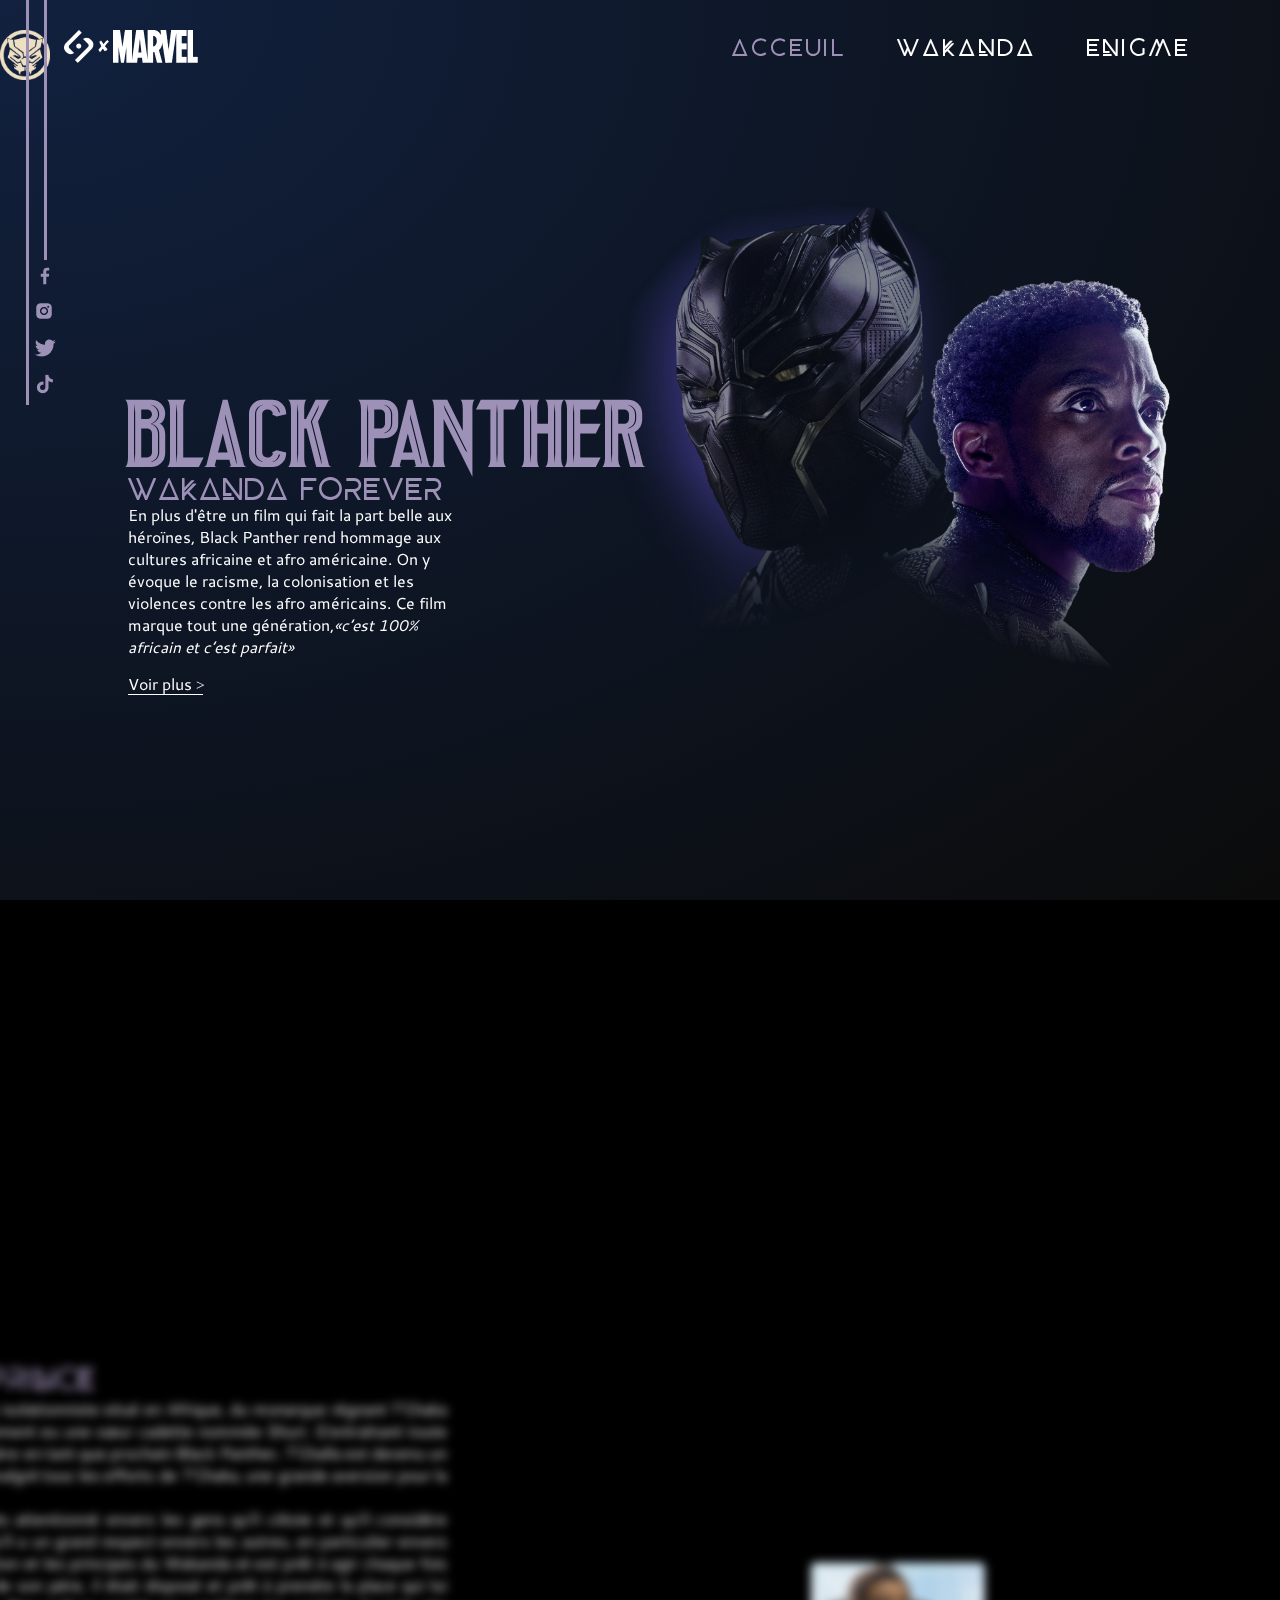
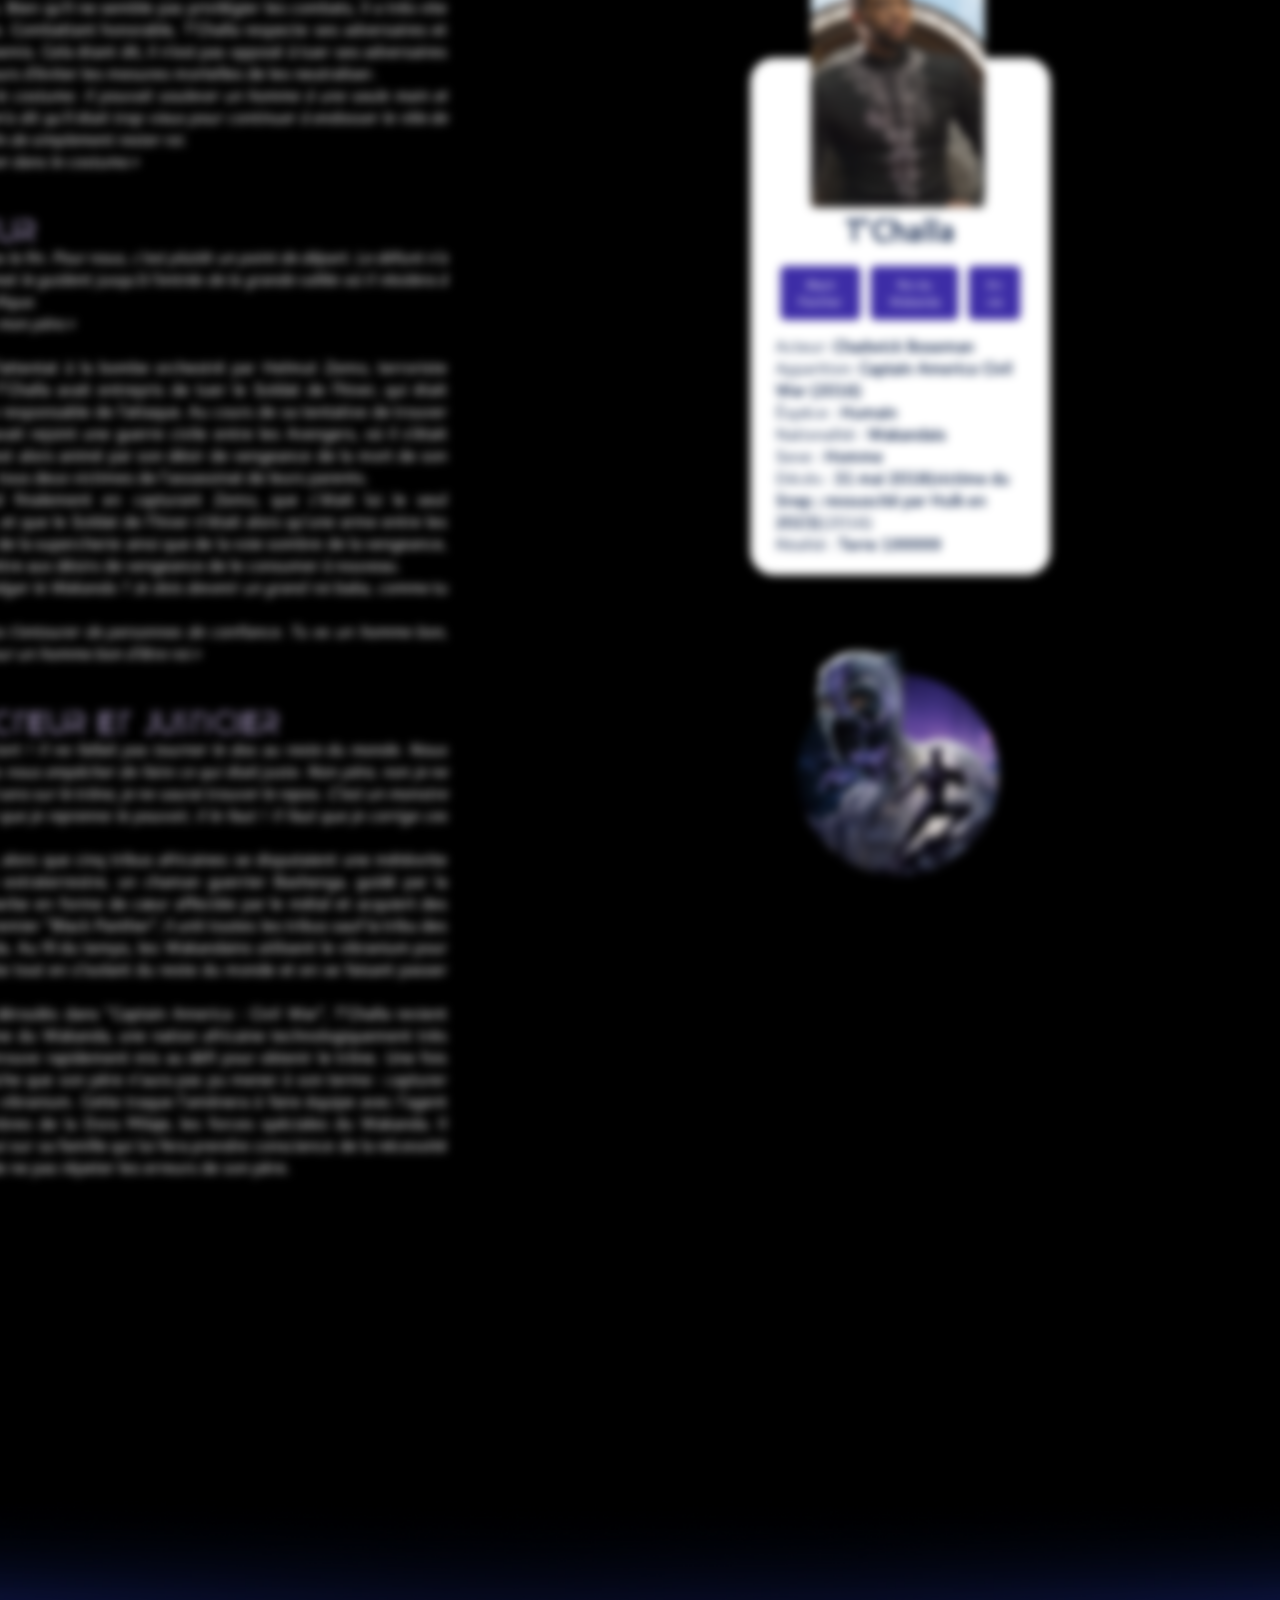
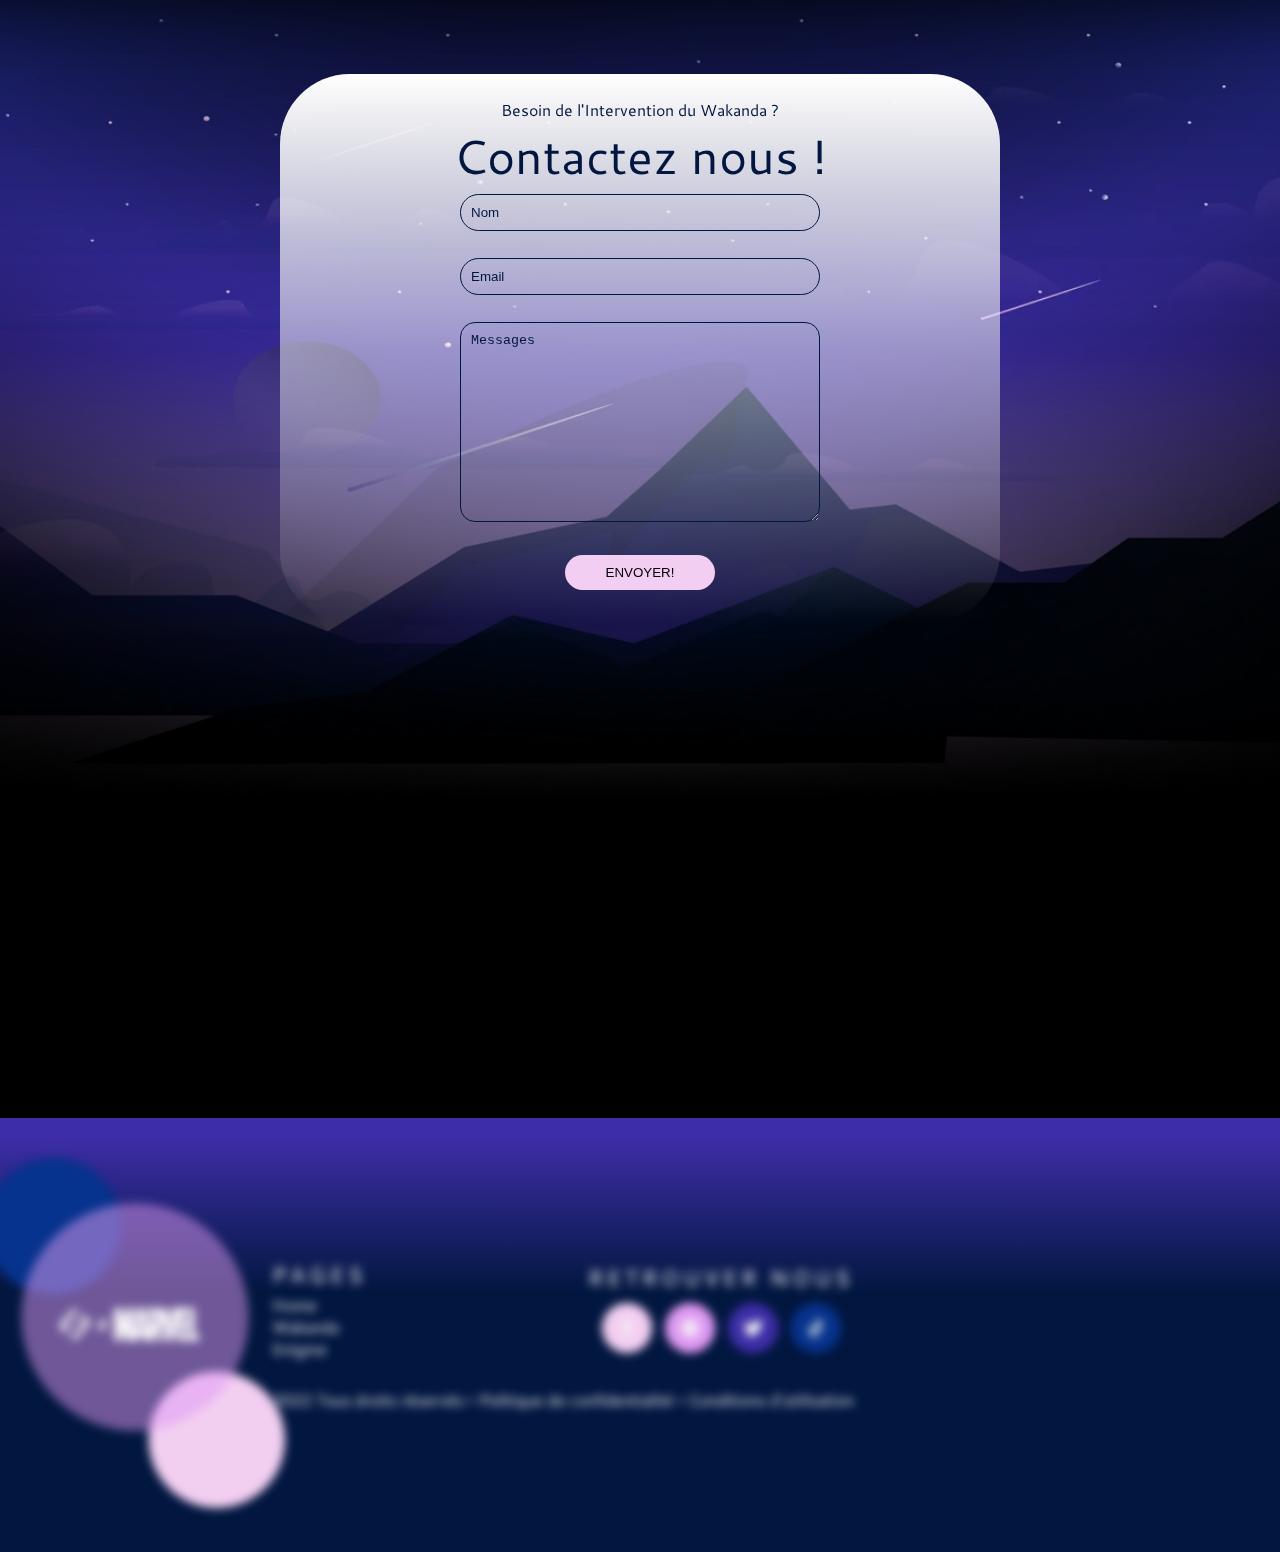
<file: index.html>
<!DOCTYPE html>
<html lang="fr">
<head>
    <meta charset="UTF-8">
    <meta http-equiv="X-UA-Compatible" content="IE=edge">
    <meta name="viewport" content="width=device-width, initial-scale=1.0">
    <meta name="description" content="EVALUATION - BLACK PANTHER">
    <meta name="author" content="Axel Diary RAKOTOARIVAO">
    <title>Homepage</title>
    <link rel="shortcut icon" href="./images/logo_souris_BP2_blanc.webp" type="image/x-icon">
    <link rel="stylesheet" href="./styles/style.css">
    <script defer src="./scripts/page.js"></script>

</head>
<body>
<!-- Custom cursor -->
<div class="cursor"><img src="./images/logo_souris_BP2_blanc.webp" alt="" height="50px"></div>
 
<header>
    <nav class="navbar" id="home">
        <div class="logo">
            <div class="log-x-m">
                <img src="./images/Allpages/icon_SAYNA.webp" alt="">
                <img src="./images/Allpages/icon_x.webp" alt="" style="padding-bottom: 10px;">
                <img src="./images/Allpages/icon_MARVEL.webp" alt="">
            </div>
        </div>
        <div class="nav-links mobile-menu">
            <ul>
                <li><a href="#" class="underline active">ACCEUIL</a></li>
                <li><a href="./wakanda.html" class="underline inactive">WAKANDA</a></li>
                <li><a href="./enigme.html" class="underline inactive">ENIGME</a></li>
            </ul>
        </div>
        <div class="menu-burger">
            <div></div>
            <div></div>
            <div></div>
        </div>
    </nav>
</header>
<div class="soc">
    <div class="first-line"></div>
    <div class="lines">
        <div class="second-line"></div>
        <div class="social2">
            <div>
                <a href="http://www.marvel-cineverse.fr/pages/mcu/encyclopedie/personnages/black-panther.html"><img src="./images/Allpages/icon_facebook.webp" alt=""></a>
            </div>
            <div>
                <a href="http://www.marvel-cineverse.fr/pages/mcu/encyclopedie/personnages/black-panther.html"><img src="./images/Allpages/icon_instagram.webp" alt=""></a>
            </div>
            <div>
                <a href="http://www.marvel-cineverse.fr/pages/mcu/encyclopedie/personnages/black-panther.html"><img src="./images/Allpages/icon_twitter.webp" alt=""></a>
            </div>
            <div>
                <a href="http://www.marvel-cineverse.fr/pages/mcu/encyclopedie/personnages/black-panther.html"><img src="./images/Allpages/icon_tiktok.webp" alt=""></a>
            </div>
        </div>
    </div>
</div>
<main>
    <section id="hommage">
        <div class="biographie">
            <div class="intro">
                <div>
                    <h1 class="scroll">
                        BLACK PANTHER
                    </h1>
                </div>
                <h2 class="scroll">
                    WAKANDA FOREVER
                </h2>
                <p class="scroll">
                    En plus d'être un film qui fait la part belle aux héroïnes, Black Panther rend
                    hommage aux cultures africaine et afro américaine. On y évoque le
                    racisme, la colonisation et les violences contre les afro américains. 
                    Ce film marque tout une génération,<q>c’est 100% africain et c’est parfait</q>
                </p>
                <br>
                <p class="more scroll">
                    <a href="#birth" style="color: white;">Voir plus <span>></span></a>
                </p>
            </div>
        </div>
    </section>
    <section id="buste">
        <!-- <div class="slide-container swiper">
            <div class="slide-content">
                <div class="card-wrapper swiper-wrapper">
                    <div class="card swiper-slide">
                        <div class="chars-portrait">
                            <div class="card-image">
                                <img src="./images/Accueil/Pantherhome_slider_1.webp" alt="" class="card-img">
                            </div>
                        </div>

                        <div class="chars-infos">
                            <h2 class="name">KILLMONGER</h2>
                            <p class="chars-descr">
                                La sauvagerie de N'Jadaka alors qu'il servait dans une
                            unité d'opérations noires de l'armée américaine lui a valu
                            le surnom de Killmonger. D’origine Wakandaise, et se
                            sentant abandoné par sa nation, il cherche à détroner
                            T’Challa dans une quête vers le pourvoir.
                            </p>
                            <p class="more">
                                <a href="#birth" style="color: white;">Voir plus <span>></span></a>
                            </p>
                        </div>
                    </div>
                    <div class="card swiper-slide">
                        <div class="chars-portrait">
                            <div class="card-image">
                                <img src="./images/Accueil/Pantherhome_slider_2.webp" alt="" class="card-img">
                            </div>
                        </div>

                        <div class="chars-infos">
                            <h2 class="name">KILLMONGER</h2>
                            <p class="chars-descr">
                                La sauvagerie de N'Jadaka alors qu'il servait dans une
                            unité d'opérations noires de l'armée américaine lui a valu
                            le surnom de Killmonger. D’origine Wakandaise, et se
                            sentant abandoné par sa nation, il cherche à détroner
                            T’Challa dans une quête vers le pourvoir.
                            </p>
                            <p class="more">
                                <a href="#birth" style="color: white;">Voir plus <span>></span></a>
                            </p>
                        </div>
                    </div>
                    <div class="card swiper-slide">
                        <div class="chars-portrait">
                            <div class="card-image">
                                <img src="./images/Accueil/Pantherhome_slider_3.webp" alt="" class="card-img">
                            </div>
                        </div>

                        <div class="chars-infos">
                            <h2 class="name">KILLMONGER</h2>
                            <p class="chars-descr">
                                La sauvagerie de N'Jadaka alors qu'il servait dans une
                            unité d'opérations noires de l'armée américaine lui a valu
                            le surnom de Killmonger. D’origine Wakandaise, et se
                            sentant abandoné par sa nation, il cherche à détroner
                            T’Challa dans une quête vers le pourvoir.
                            </p>
                            <p class="more">
                                <a href="#birth" style="color: white;">Voir plus <span>></span></a>
                            </p>
                        </div>
                    </div>
                    <div class="card swiper-slide">
                        <div class="chars-portrait">
                            <div class="card-image">
                                <img src="./images/Accueil/Pantherhome_slider_4.webp" alt="" class="card-img">
                            </div>
                        </div>

                        <div class="chars-infos">
                            <h2 class="name">KILLMONGER</h2>
                            <p class="chars-descr">
                                La sauvagerie de N'Jadaka alors qu'il servait dans une
                            unité d'opérations noires de l'armée américaine lui a valu
                            le surnom de Killmonger. D’origine Wakandaise, et se
                            sentant abandoné par sa nation, il cherche à détroner
                            T’Challa dans une quête vers le pourvoir.
                            </p>
                            <p class="more">
                                <a href="#birth" style="color: white;">Voir plus <span>></span></a>
                            </p>
                        </div>
                    </div>
                </div>
            </div>

            <div class="swiper-button-next swiper-navBtn"></div>
            <div class="swiper-button-prev swiper-navBtn"></div>
            <div class="swiper-pagination"></div>
        </div> -->
    </section>
    <section id="naissance">
        <div class="partI">
            <div class="autobio">
                <div class="textbloc">
                    <div id= "birth" class="first">
                        <h2 class="scroll">Naissance d’un prince</h2>
                        <p class="scroll">
                            T'Challa est né au Wakanda, un pays isolationniste situé en Afrique, du monarque régnant T'Chaka et de sa femme
                            Ramonda. Il a finalement eu une sœur cadette nommée Shuri. S'entraînant toute sa vie pour prendre la place de son père
                            en tant que prochain Black Panther, T'Challa est devenu un homme avec un esprit très actif et malgré tous les efforts de
                            T'Chaka, une grande aversion pour la politique. <br>
                            T'Challa est poli, respectueux et très attentionné envers les gens qu'il côtoie et qu'il considère comme ses amis. Il est
                            démontré qu'il a un grand respect envers les autres, en particulier envers son père, T'Chaka. Il honore la tradition et les
                            principes du Wakanda et est prêt à agir chaque fois que cela est nécessaire. À la mort de son père, il était disposé et prêt à
                            prendre la place qui lui revenait en tant que roi du Wakanda. Bien qu'il ne semble pas privilégier les combats, il a très vite
                            tenté de venger la mort de son père. Combattant honorable, T'Challa respecte ses adversaires et est prêt à épargner la vie
                            de ses ennemis. Cela étant dit, il n'est pas opposé à tuer ses adversaires dans un combat et n'essaie pas toujours d'éviter les
                            mesures mortelles de les neutraliser. <br>
                            <q>Toute ma vie, je l'ai regardé porter le costume. Il pouvait soulever un homme à une seule main et courir aussi vite
                            qu'un zèbre. Puis il m'a dit qu'il était trop vieux pour continuer à endosser le rôle de Black Panther; il me l'a alors
                            passé afin de simplement rester roi. <br>
                            Il me disait qu'il ne pouvait plus rentrer dans le costume.</q> <br>
                            T'Challa et Zuri <br>
                        </p>
                    </div>
                </div>
                <div class="second">
                    <h2 class="scroll">un heros vengeur</h2>
                    <p class="scroll">
                        <q>La mort, dans notre culture, n'est pas la fin. Pour nous, c'est plutôt un point de départ. Le défunt n'a qu'à tendre les
                        bras; et Bast et Sekhmet le guident jusqu'à l'entrée de la grande vallée où il résidera à tout jamais.
                        C'est une vision très pacifique. <br>
                        À l'image de mon père. Je ne suis pas mon père.</q><br>
                        T'Challa et Natasha Romanoff <br>
                        Suite à la mort de son père dans l'attentat à la bombe orchestré par Helmut Zemo, terroriste souhaitant la chute des
                        Avengers, T'Challa avait entrepris de tuer le Soldat de l'hiver, qui était largement considéré (à tort) comme responsable de
                        l'attaque. Au cours de sa tentative de trouver le Soldat de l'hiver, Black Panther avait rejoint une guerre civile entre les
                        Avengers, où il s'était rangé du côté d'Iron Man. T’Challa est alors animé par son désir de vengeance de la mort de son père,
                        ce qu’il partage avec Iron Man, tous deux victimes de l’assassinat de leurs parents. <br>
                        Cependant, Black Panther apprend finalement en capturant Zemo, que c’était lui le seul responsable de la mort de son
                        père, et que le Soldat de l’hiver n’était alors qu’une arme entre les mains de Zemo. Se rendant compte de la supercherie
                        ainsi que de la voie sombre de la vengeance, T’Challa se promet de ne plus permettre aux désirs de vengeance de le
                        consumer à nouveau. <br>
                        <q>Quelle est la meilleure façon de protéger le Wakanda ? Je dois devenir un grand roi baba, comme tu l'étais. <br>
                        Tu devras lutter. Pour ça, il te faudra t'entourer de personnes de confiance. Tu es un homme bon, avec un grand
                        coeur. C'est difficile pour un homme bon d'être roi.</q><br>
                        T'Challa et T'Chaka
                    </p>
                </div>
                <div class="third">
                    <h2 class="scroll">un heros PROTECTEUR ET JUSTICIER</h2>
                    <p class="scroll">
                        <q>Tu as eu tort ! Vous avez tous eu tort ! Il ne fallait pas tourner le dos au reste du monde. Nous avons laissé la peur
                        d’être découverts nous empêcher de faire ce qui était juste. Non père, non je ne peux pas rester ici avec toi. Tant qu’il
                        sera sur le trône, je ne saurai trouver le repos. C’est un monstre et c’est nous qui l’avons créé. Il faut que je reprenne
                        le pouvoir, il le faut ! Il faut que je corrige ces injustices.</q><br>
                        T'Challa à T'Chaka
                        Il y a des siècles, alors que cinq tribus africaines se disputaient une météorite composée de vibranium métallique
                        extraterrestre, un chaman guerrier Bashenga, guidé par la déesse panthère Bast, ingère une herbe en forme de cœur
                        affectée par le métal et acquiert des capacités surhumaines. Devenu le premier "Black Panther", il unit toutes les tribus sauf
                        la tribu des Jabari, et forme la nation du Wakanda. Au fil du temps, les Wakandains utilisent le vibranium pour développer
                        une technologie de pointe tout en s'isolant du reste du monde et en se faisant passer pour un pays du tiers monde. <br>
                        Après les événements qui se sont déroulés dans "Captain America : Civil War", T'Challa revient chez lui prendre sa place sur
                        le trône du Wakanda, une nation africaine technologiquement très avancée. Néanmoins, T’Challa se retrouve rapidement
                        mis au défi pour obtenir le trône. Une fois couronné il espère accomplir une tâche que son père n’aura pas pu mener à son
                        terme : capturer Ulysse Klaw un voleur qui a volé du vibranium. Cette traque l’amènera à faire équipe avec l’agent de la CIA
                        Everett Ross et les membres de la Dora Milaje, les forces spéciales du Wakanda. Il découvira également un secret enfoui
                        sur sa famille qui lui fera prendre conscience de la nécessité de s’ouvrir au monde exterieur afin de ne pas répeter les
                        erreurs de son père.
                    </p>
                </div>
            </div>
            <div class="tchalla scroll">
                <div class="life">
                    <div class="description">
                        <div class="portrait">
                            <img src="./images/Accueil/Pantherhome5.webp" alt="">
                        </div>
                        <div class="description2">
                            <div>
                                <h5>T'Challa</h5>
                                <div class="btn2">
                                    <h6>Black Panther</h6>
                                    <h6>Roi du Wakanda</h6>
                                    <h6>En vie</h6>
                                </div>
                                <div class="description3">
                                    <p>
                                        Acteur: <span>Chadwick Boseman</span><br>
                                        Apparition: <span>Captain America Civil War (2016)</span><br>
                                        Éspèce : <span>Humain</span><br>
                                        Nationalité : <span>Wakandais</span><br>
                                        Sexe : <span>Homme</span><br>
                                        Décès : <span>31 mai 2018</span><span>(victime du Snap ; ressuscité par Hulk en 2023)</span><strong>(2016)</strong><br>
                                        Réalité : <span>Terre 199999</span>
                                    </p>
                                </div>
                            </div>
                        </div>
                    </div>
                    <div class="panther"><img src="./images/Accueil/Pantherhome6.webp" alt=""></div>
                </div>
            </div>
        </div>
    </section>
    <section id="form">
        <form onsubmit="return showPopup()">
            <p>Besoin de l'Intervention du Wakanda ?</p>
            <h3>Contactez nous !</h3>
            <input type="text" placeholder="Nom" id="name" required><br><br>
            <input type="email" placeholder="Email" id="email" required><br><br>
            <textarea id="message" rows="5" placeholder="Messages" required></textarea><br><br>
            <button type="submit">ENVOYER!</button>
            <div id="error" class="error" style="display: none;">Veuillez remplir les champs ci-dessus avant de soumettre.</div>
        </form>
        <div id="popup" class="popup">
            <h2>Merci à vous!</h2>
            <p>Nous apprécions votre interêt.</p>
            <button onclick="closePopup()">FERMEZ</button>
        </div>
    </section>

</main>
<footer>
    <div class="foot">
        <div class="bgimg scroll">
            <div class="img1">
                <img src="./images/Allpages/footer1.webp" alt="">
                <div class="img2">
                    <a href="#home"><img src="./images/Allpages/footer2.webp" alt=""></a>
                </div>
            </div>
        </div>
        <div class="footer scroll">
            <div class="section1 bottom">
                <div class="pages">
                    <h4>PAGES</h4>
                    <div class= "about" style="margin-top: 5%;">
                        <p><a href="#home">Home</a></p>
                        <p><a href="./wakanda.html">Wakanda</a></p>
                        <p><a href="./enigme.html">Enigme</a></p>
                    </div>
                </div>
                <div class="social">
                    <h4>RETROUVER NOUS</h4>
                    <div class="media">
                        <a href="http://www.marvel-cineverse.fr/pages/mcu/encyclopedie/personnages/black-panther.html"><img src="./images/Allpages/footer3.webp" alt=""></a>
                        <a href="http://www.marvel-cineverse.fr/pages/mcu/encyclopedie/personnages/black-panther.html"><img src="./images/Allpages/footer4.webp" alt=""></a>
                        <a href="http://www.marvel-cineverse.fr/pages/mcu/encyclopedie/personnages/black-panther.html"><img src="./images/Allpages/footer5.webp" alt=""></a>
                        <a href="http://www.marvel-cineverse.fr/pages/mcu/encyclopedie/personnages/black-panther.html"><img src="./images/Allpages/footer6.webp" alt=""></a>
                    </div>
                </div>
            </div>
            <div class="section2 bottom">
                <div class="copyright">
                    <p>2022 Tous droits réservés</p>
                    <div class="point"></div>
                    <p>Politique de confidentialité</p>
                    <div class="point"></div>    
                    <p>Conditions d’utilisation</p>
                </div>
            </div>
        </div>
    </div>
</footer>
</body>
</html>
</file>
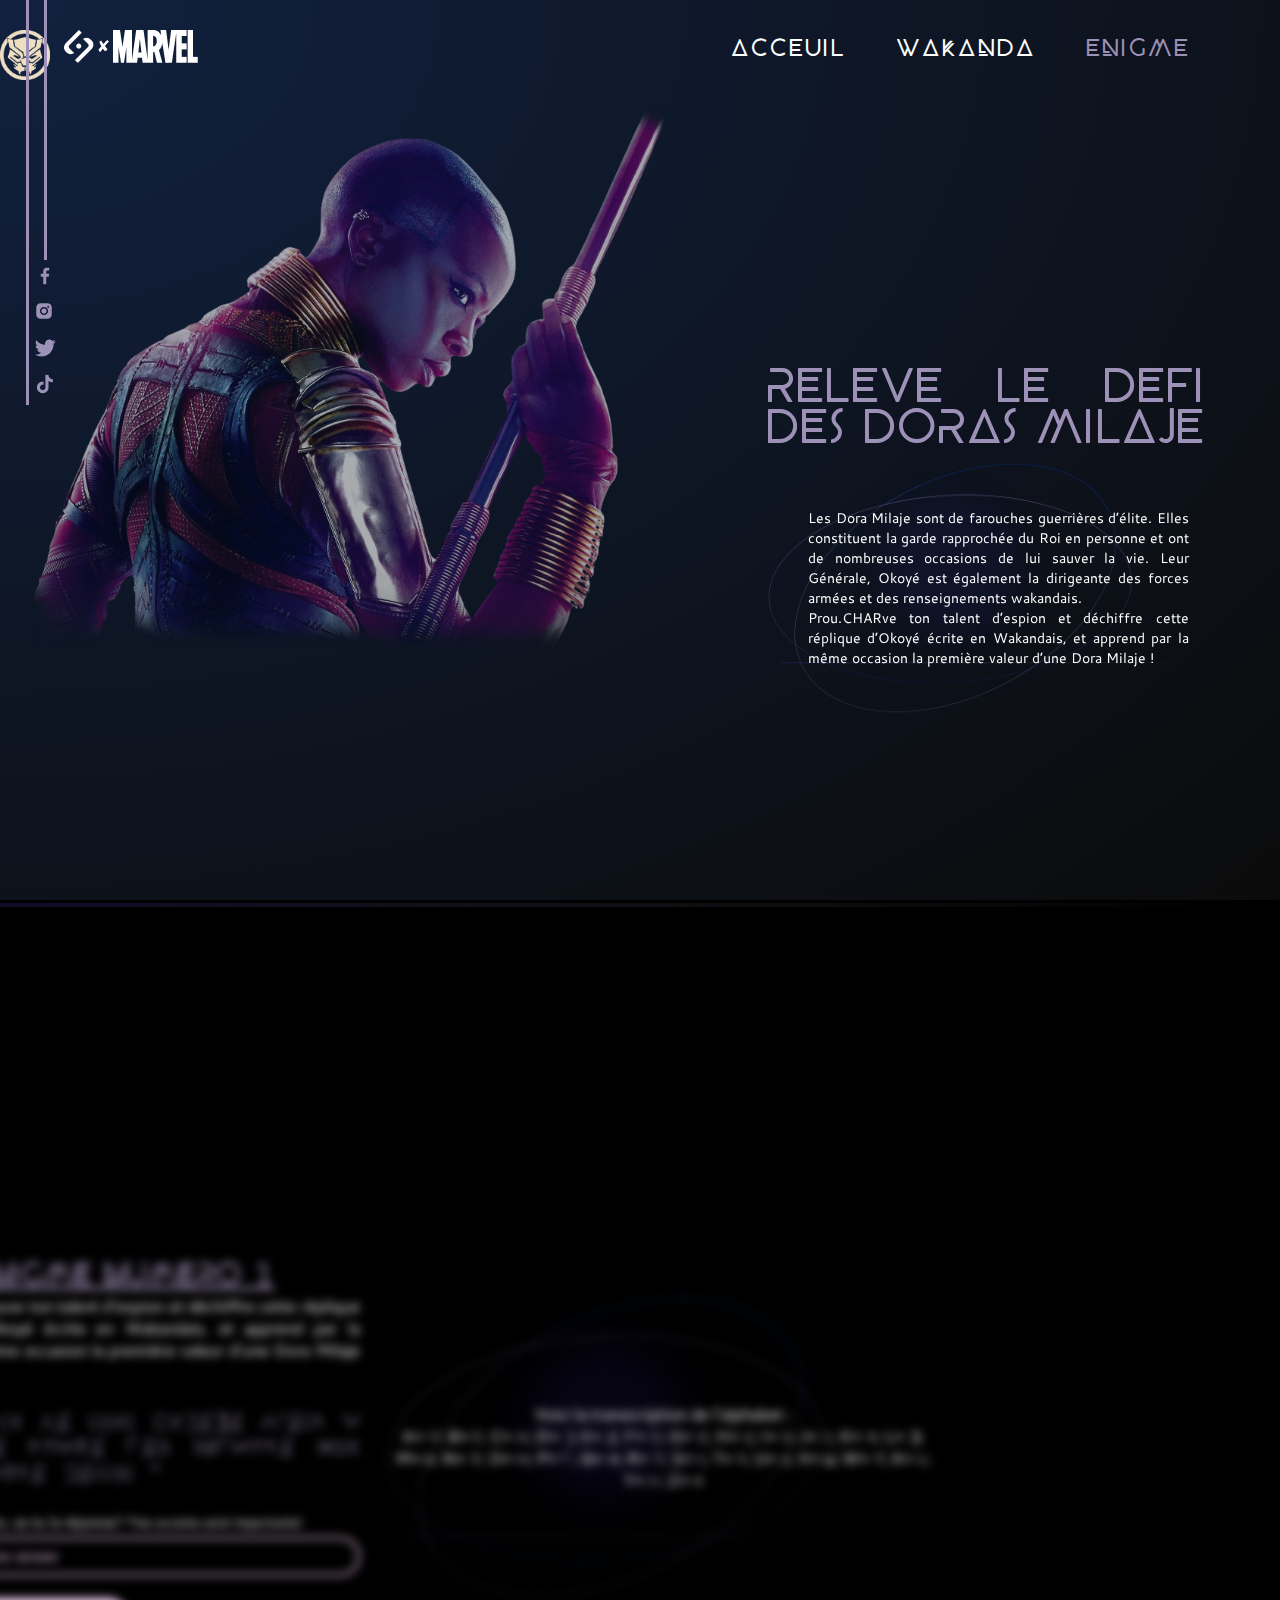
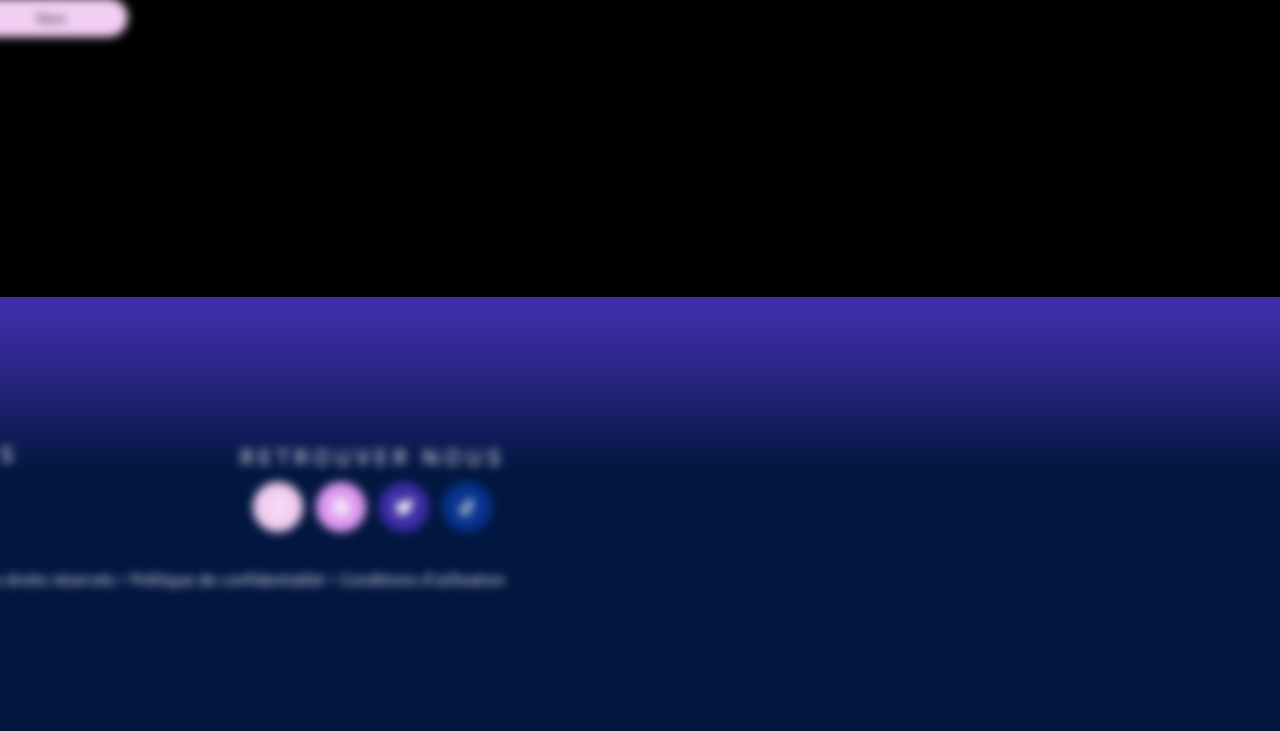
<file: enigme.html>
<!DOCTYPE html>
<html lang="fr">
<head>
    <meta charset="UTF-8">
    <meta http-equiv="X-UA-Compatible" content="IE=edge">
    <meta name="viewport" content="width=device-width, initial-scale=1.0">
    <meta name="description" content="EVALUATION - BLACK PANTHER">
    <meta name="author" content="Axel Diary RAKOTOARIVAO">
    <title>Enigme</title>
    <link rel="shortcut icon" href="./images/logo_souris_BP2_blanc.webp" type="image/x-icon">
    <link rel="stylesheet" href="./styles/enigme.css">
    <script defer src="./scripts/page.js"></script>

    <!-- enigme script -->
    <script defer src="./scripts/enigme.js"></script>
</head>
<body>
<!-- Custom cursor -->
<div class="cursor"><img src="./images/logo_souris_BP2_blanc.webp" alt="" height="50px"></div>

<header>
    <nav class="navbar" id="home">
        <div class="logo">
            <div class="log-x-m">
                <img src="./images/Allpages/icon_SAYNA.webp" alt="">
                <img src="./images/Allpages/icon_x.webp" alt="" style="padding-bottom: 10px;">
                <img src="./images/Allpages/icon_MARVEL.webp" alt="">
            </div>
        </div>
        <div class="nav-links mobile-menu">
            <ul>
                <li><a href="./index.html" class="underline inactive">ACCEUIL</a></li>
                <li><a href="./wakanda.html" class="underline inactive">WAKANDA</a></li>
                <li><a href="#" class="underline active">ENIGME</a></li>
            </ul>
        </div>
        <div class="menu-burger">
            <div></div>
            <div></div>
            <div></div>
        </div>
    </nav>
</header>
<div class="soc">
    <div class="first-line"></div>
    <div class="lines">
        <div class="second-line"></div>
        <div class="social2">
            <div>
                <a href="http://www.marvel-cineverse.fr/pages/mcu/encyclopedie/personnages/black-panther.html"><img src="./images/Allpages/icon_facebook.webp" alt=""></a>
            </div>
            <div>
                <a href="http://www.marvel-cineverse.fr/pages/mcu/encyclopedie/personnages/black-panther.html"><img src="./images/Allpages/icon_instagram.webp" alt=""></a>
            </div>
            <div>
                <a href="http://www.marvel-cineverse.fr/pages/mcu/encyclopedie/personnages/black-panther.html"><img src="./images/Allpages/icon_twitter.webp" alt=""></a>
            </div>
            <div>
                <a href="http://www.marvel-cineverse.fr/pages/mcu/encyclopedie/personnages/black-panther.html"><img src="./images/Allpages/icon_tiktok.webp" alt=""></a>
            </div>
        </div>
    </div>
</div>
<main>
    <section id="okoye">
        <div class="vide"></div>
        <div class="defi">
            <div class="titre scroll">
                <h1>RELEVE LE DEFI DES DORAS MILAJE</h1>
            </div>
            <div class="charade scroll">
                <div class="charade-text">
                    <p>
                        Les Dora Milaje sont de farouches guerrières d’élite. Elles constituent la garde 
                        rapprochée du Roi en personne et ont de nombreuses occasions de lui sauver la 
                        vie. Leur Générale, Okoyé est également la dirigeante des forces armées et des 
                        renseignements wakandais. <br>
                        Prou.CHARve ton talent d’espion et déchiffre cette réplique d’Okoyé écrite en Wakandais, 
                        et apprend par la même occasion la première valeur d’une Dora Milaje !
                    </p>
                </div>
            </div>
        </div>
    </section>
    <section id="enigme">
        <div class="left scroll">
            <div class="description" id="first">
                <h2>ENIGME NUMERO <span style="font-family: 'texte';">1</span></h2>
                <p>
                    Prouve ton talent d’espion et déchiffre cette réplique d’Okoyé écrite en Wakandais,
                    et apprend par la même occasion la première valeur d’une Dora Milaje !
                </p>
                <div class="question">
                    <p><span class="wut">
                        '' SI JE SUIS FIDELE C’EST
                        A CE TRONE PEU IMPORTE QUI
                        MONTE DESSUS ''
                    </span></p>
                </div>
                <p class="whut">Alors, as tu la réponse? <span class="important">*les accents sont importants!</span></p>
            </div>
            <div class="description" id="second">
                <h2>ENIGME NUMERO <span style="font-family: 'texte';">2</span></h2>
                <p>
                    Une anecdote intéressante est écrite juste en dessous mais elle est codée par un
                    code césar également appelé code de chiffrement par décalage . L’alphabet a été
                    décalé, trouve la clé de chiffrement qui te permettrait de retrouver les lettres et
                    retranscris la phrase :
                </p>
                <div class="question">
                    <p>
                        Tm nqtu lmjcbm i Wikstivl mv Kitqnwzvqm. Qt aioqb lm ti dqttm lwvb mab
                        wzqoqviqzm Zgiv Kwwotmz mb moitmumvb ti dqttm ycq i dc viqbzm tm
                        uwcdmumvb xwtqbqycm lma jtiks xivbpmza
                    </p>
                </div>
                <p class="whut">Alors, as tu la réponse? <span class="important">*les accents sont importants!</span></p>
            </div>
            <div class="description" id="third">
                <h2>ENIGME NUMERO <span style="font-family: 'texte';">3</span></h2>
                <p>
                    Lorsque T’Challa mange l’herbe en forme de coeur pour recevoir les pouvoirs du
                    Black Panther, il voit son père afin de lui demander conseil afin de devenir un bon
                    roi. Cette scène rappelle la même scène d’un certain film où un père dit à son fils de
                    ne pas oublier qui il est et d’où il vient. Quel est ce film ?
                </p>
                <div class="question">
                    <p>
                        01001100 01000101 00100000 01010010 01001111 01001001
                        00100000 01001100 01001001 01001111 01001110 00001101
                        00001010
                    </p>
                </div>
                <p class="whut">Alors, as tu la réponse? <span class="important">*les accents sont importants!</span></p>
            </div>

            <!-- The enigma -->
            <div class="enigme">
                <input type="text" placeholder="Your answer">
                <button>Next</button>
            </div>
        </div>
        <div class="right scroll">
            <div class="hint" id="one">
                <p>Voici la transicription de l’alphabet :</p>
                <div class="transcription">
                    <p>
                        A= <span>A</span>; B= <span>B</span>; 
                        C= <span>C</span>; D= <span>D</span>; 
                        E= <span>E</span>; F= <span>F</span>; 
                        G= <span>G</span>; H= <span>H</span>; 
                        I= <span>I</span>; J= <span>J</span>;
                        K= <span>K</span>; L= <span>L</span>; 
                        M= <span>M</span>; N= <span>N</span>; 
                        O= <span>O</span>; P= <span>P</span>; 
                        Q= <span>Q</span>; R= <span>R</span>; 
                        S= <span>S</span>; T= <span>T</span>;
                        U= <span>U</span>; V= <span>V</span>; 
                        W= <span>W</span>; X= <span>X</span>; 
                        Y= <span>Y</span>; Z= <span>Z</span> 
                    </p>
                </div>
            </div>
            <div class="hint" id="two">
                <p>
                    Le savais tu ? <br><br>
                    Plusieurs sources s’entendent pour dire que la lettre la plus utilisée en français
                    est la lettre E. En pourcentage de fréquence, la lettre est utilisée à 14% dans
                    une phrase. Et si tu regardais quel symbole revient le plus souvent pour en
                    déduire son décalage dans l’alphabet ? 
                </p>
            </div>
            <div class="hint" id="three">
                <p>
                    Le savais tu ? <br><br>
                    Le philosophe Francis Bacon inventa en 1605 un alphabet bilitère, uniquement
                    composé des deux lettres A et B. C'est en quelque sorte l'ancêtre du système
                    binaire des ordinateurs actuels car toute lettre pouvait être construite avec un
                    enchainement précis de ces deux lettres, tandis que le système binaire
                    informatique utilise 0 et 1.
                </p>
            </div>
        </div>
    </section>

    <!-- Congrats Popup -->
    <div id="congratsPopup" class="popup">
        <h2>Félicitation!</h2>
        <p>Vous avez trouvez toutes les réponse!</p>
    </div>

    <!-- You did it Popup -->
    <div id="secondPopup" class="popup">
        <p>TON INITIATION EST TERMINE!</p>
        <button id="restartButton">Restart Game</button>
        <button id="redirectButton">Go to Homepage</button>
        <div class="figma">
            <div class="log"><img src="./images/Enigme/figma_logo.svg" alt="Logo figma"></div>
            <div class="txt">
                <p>Coming Soon</p>
                <p>Time Remaining: <span id="timer">00:00:00</span></p>
            </div>
        </div>
    </div>
</main>
<footer>
    <div class="foot scroll">
        <div class="bgimg">
            <div class="img1">
                <img src="./images/Allpages/footer1.webp" alt="">
                <div class="img2">
                    <a href="#home"><img src="./images/Allpages/footer2.webp" alt=""></a>
                </div>
            </div>
        </div>
        <div class="footer">
            <div class="section1 bottom">
                <div class="pages">
                    <h4>PAGES</h4>
                    <div class= "about" style="margin-top: 5%;">
                        <p><a href="./index.html">Home</a></p>
                        <p><a href="./wakanda.html">Wakanda</a></p>
                        <p><a href="#home">Enigme</a></p>
                    </div>
                </div>
                <div class="social">
                    <h4>RETROUVER NOUS</h4>
                    <div class="media">
                        <a href="http://www.marvel-cineverse.fr/pages/mcu/encyclopedie/personnages/black-panther.html"><img src="./images/Allpages/footer3.webp" alt=""></a>
                        <a href="http://www.marvel-cineverse.fr/pages/mcu/encyclopedie/personnages/black-panther.html"><img src="./images/Allpages/footer4.webp" alt=""></a>
                        <a href="http://www.marvel-cineverse.fr/pages/mcu/encyclopedie/personnages/black-panther.html"><img src="./images/Allpages/footer5.webp" alt=""></a>
                        <a href="http://www.marvel-cineverse.fr/pages/mcu/encyclopedie/personnages/black-panther.html"><img src="./images/Allpages/footer6.webp" alt=""></a>
                    </div>
                </div>
            </div>
            <div class="section2 bottom">
                <div class="copyright">
                    <p>2022 Tous droits réservés</p>
                    <div class="point"></div>
                    <p>Politique de confidentialité</p>
                    <div class="point"></div>    
                    <p>Conditions d’utilisation</p>
                </div>
            </div>
        </div>
    </div>
</footer>
</body>
</html>
</file>
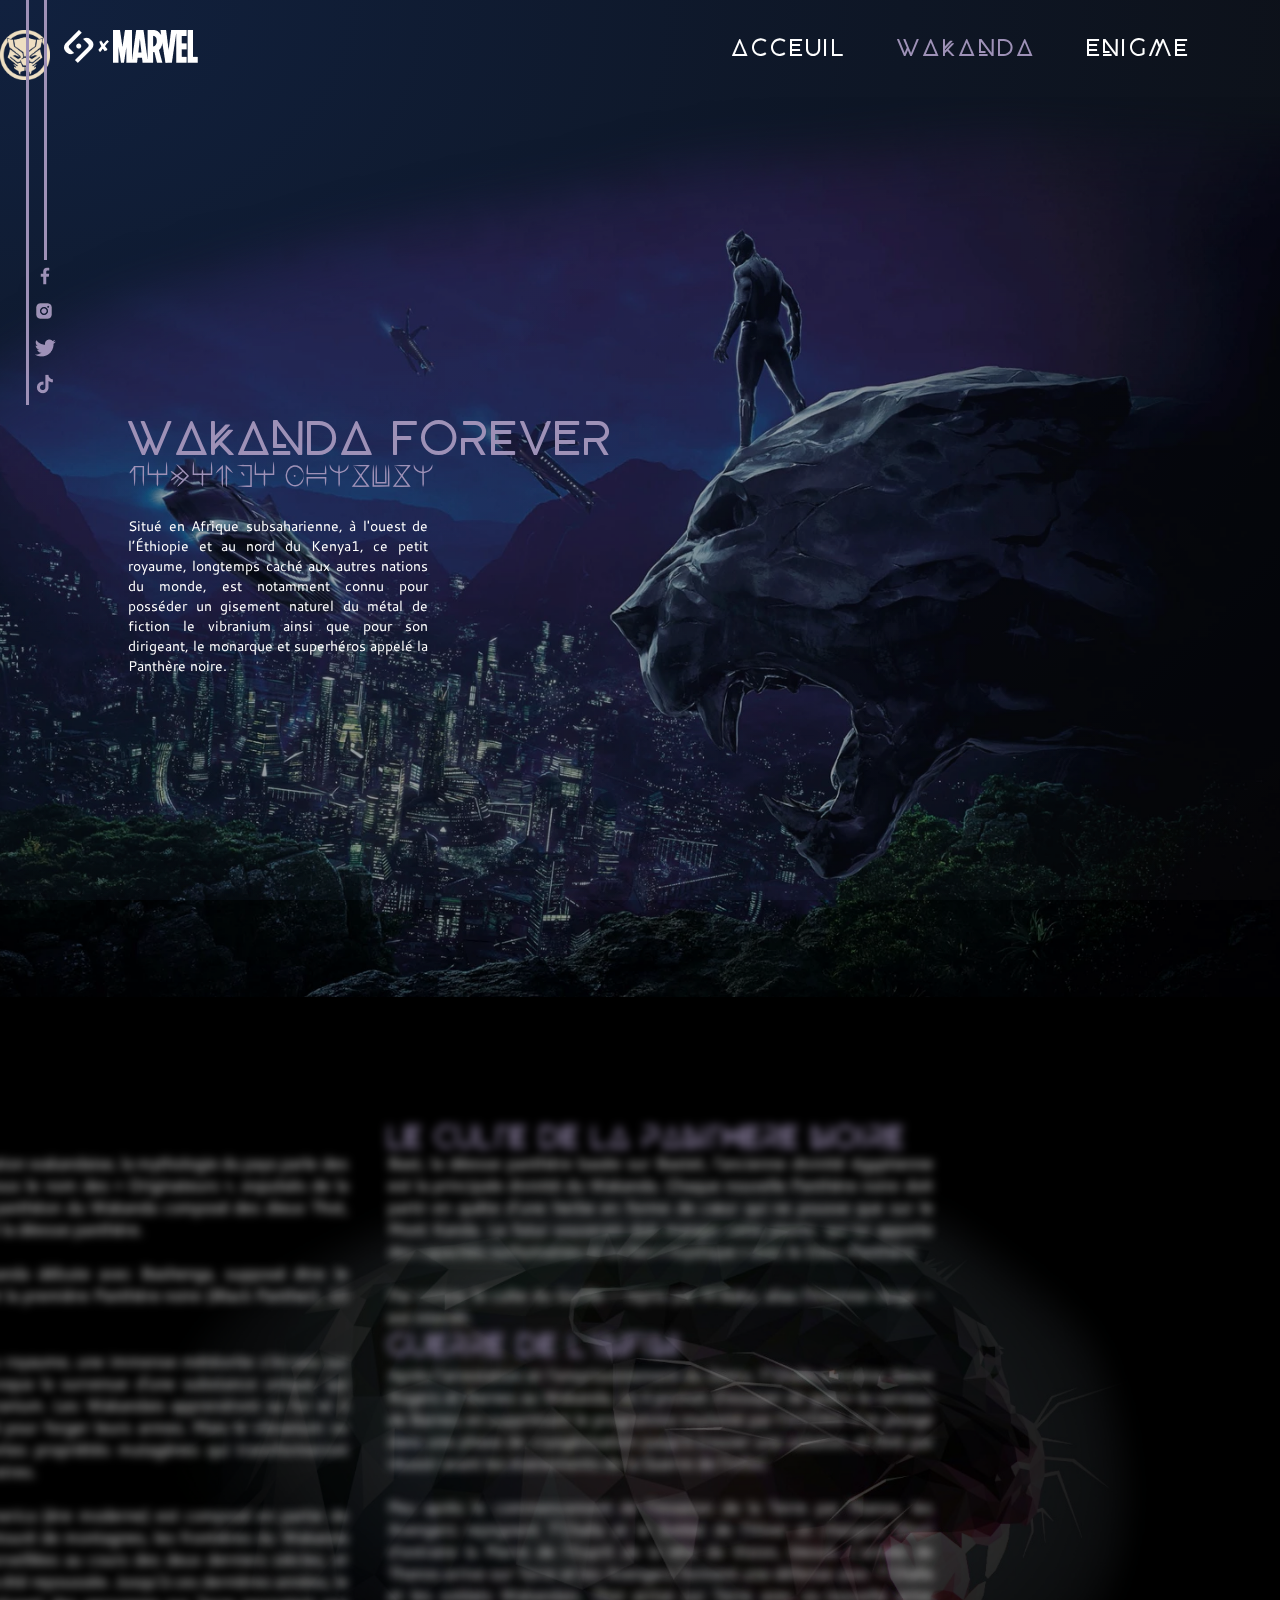
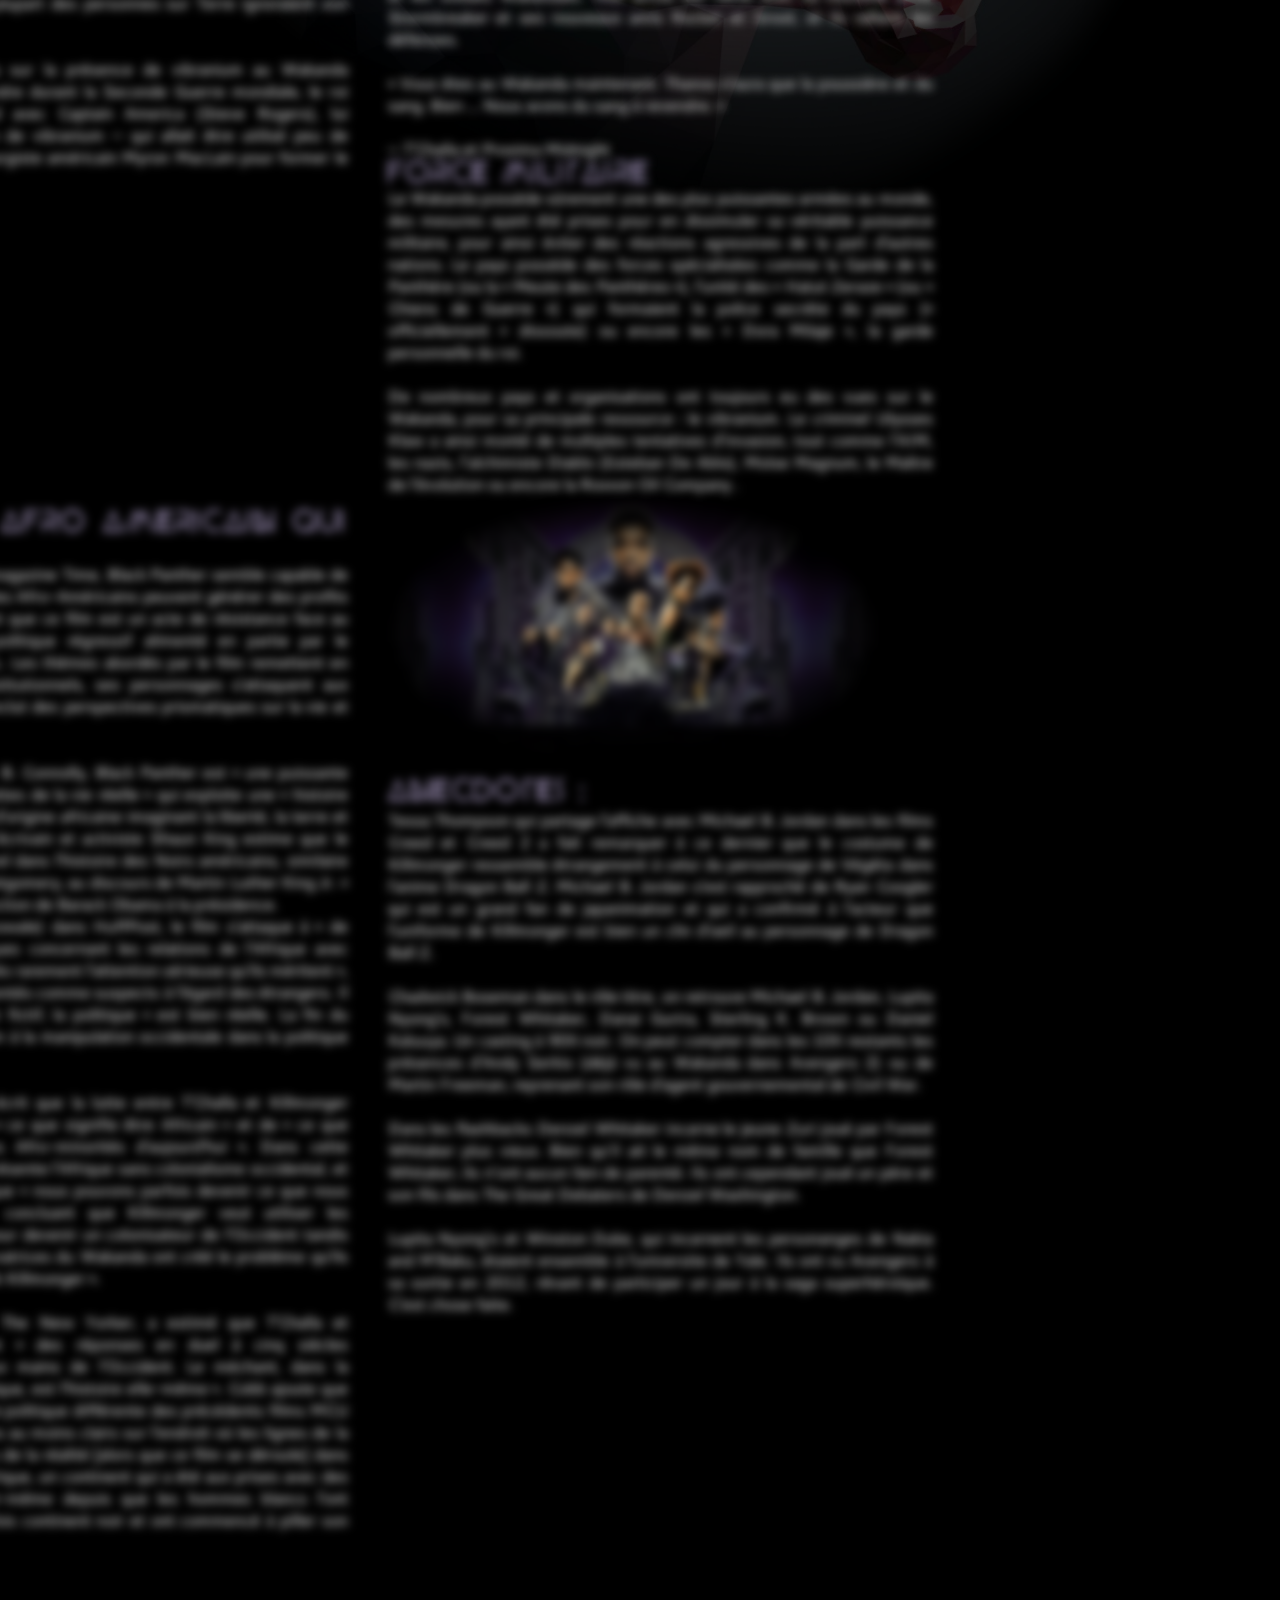
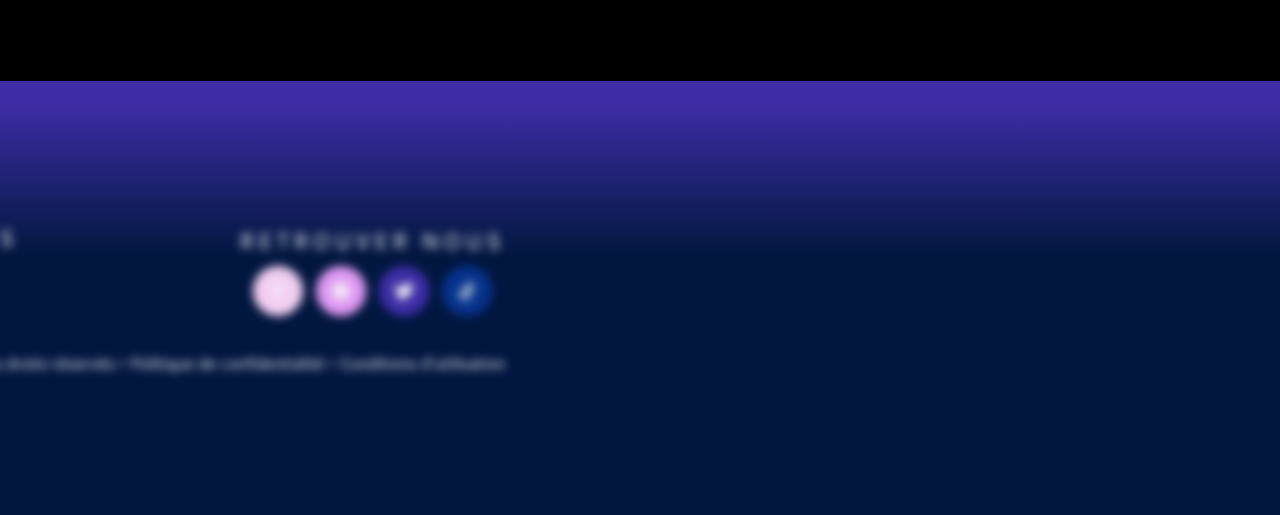
<file: wakanda.html>
<!DOCTYPE html>
<html lang="fr">
<head>
    <meta charset="UTF-8">
    <meta http-equiv="X-UA-Compatible" content="IE=edge">
    <meta name="viewport" content="width=device-width, initial-scale=1.0">
    <meta name="description" content="EVALUATION - BLACK PANTHER">
    <meta name="author" content="Axel Diary RAKOTOARIVAO">
    <title>Wakanda</title>
    <link rel="shortcut icon" href="./images/logo_souris_BP2_blanc.webp" type="image/x-icon">
    <link rel="stylesheet" href="./styles/wakanda.css">
    <script defer src="./scripts/page.js"></script>
</head>
<body>
<!-- Custom cursor -->
<div class="cursor"><img src="./images/logo_souris_BP2_blanc.webp" alt="" height="50px"></div>

<header>
    <nav class="navbar" id="home">
        <div class="logo">
            <div class="log-x-m">
                <img src="./images/Allpages/icon_SAYNA.webp" alt="">
                <img src="./images/Allpages/icon_x.webp" alt="" style="padding-bottom: 10px;">
                <img src="./images/Allpages/icon_MARVEL.webp" alt="">
            </div>
        </div>
        <div class="nav-links mobile-menu">
            <ul>
                <li><a href="./index.html" class="underline inactive">ACCEUIL</a></li>
                <li><a href="#" class="underline active">WAKANDA</a></li>
                <li><a href="./enigme.html" class="underline inactive">ENIGME</a></li>
            </ul>
        </div>
        <div class="menu-burger">
            <div></div>
            <div></div>
            <div></div>
        </div>
    </nav>
</header>
<div class="soc">
    <div class="first-line"></div>
    <div class="lines">
        <div class="second-line"></div>
        <div class="social2">
            <div>
                <a href="http://www.marvel-cineverse.fr/pages/mcu/encyclopedie/personnages/black-panther.html"><img src="./images/Allpages/icon_facebook.webp" alt=""></a>
            </div>
            <div>
                <a href="http://www.marvel-cineverse.fr/pages/mcu/encyclopedie/personnages/black-panther.html"><img src="./images/Allpages/icon_instagram.webp" alt=""></a>
            </div>
            <div>
                <a href="http://www.marvel-cineverse.fr/pages/mcu/encyclopedie/personnages/black-panther.html"><img src="./images/Allpages/icon_twitter.webp" alt=""></a>
            </div>
            <div>
                <a href="http://www.marvel-cineverse.fr/pages/mcu/encyclopedie/personnages/black-panther.html"><img src="./images/Allpages/icon_tiktok.webp" alt=""></a>
            </div>
        </div>
    </div>
</div>
<main>
    <section id="city">
        <div class="ever scroll">
            <div class="ever-title">
                <h1>WAKANDA FOREVER</h1>
                <h2><span>WAKANDA FOREVER</span></h2>
            </div>
            <div class="ever-text">
                <p>
                    Situé en Afrique subsaharienne, à l'ouest de l’Éthiopie et au nord du
                    Kenya1, ce petit royaume, longtemps caché aux autres nations du monde,
                    est notamment connu pour posséder un gisement naturel du métal de
                    fiction le vibranium ainsi que pour son dirigeant, le monarque et superhéros appelé la Panthère noire.
                </p>
            </div>
        </div>
    </section>
    <section id="origins">
        <div class="leftpart">
            <div class="first scroll">
                <h2>Origines</h2>
                <p>
                    Avant l'émergence de la nation wakandaise, la mythologie du pays parle des êtres mystiques connus sous
                    le nom des « Originateurs », expulsés de la région par les Orishas, le panthéon du Wakanda composé des
                    dieux Thot, Ptah, Mujaji, Kokou et Bast la déesse panthère. <br><br>
                    La lignée royale du Wakanda débute avec Bashenga, supposé être le troisième prince du pays et la
                    première Panthère noire (Black Panther), 10 000 ans avant T'Challa. <br><br>
                    Dans l'histoire lointaine du royaume, une immense météorite s’écrasa sur le futur Wakanda et provoqua
                    la survenue d'une substance unique, qui deviendra plus tard le vibranium. Les Wakandais apprendront au
                    fur et à mesure à utiliser ce métal pour forger leurs armes. Mais le vibranium se révélera aussi avoir de
                    fortes propriétés mutagènes qui transformeront certaines hommes en monstres. <br><br>
                    Le bouclier de Captain America (ère moderne) est composé en partie de vibranium du Wakanda.
                    Entouré de montagnes, les frontières du Wakanda ont été soigneusement surveillées au cours des deux
                    derniers siècles, et toute tentative d’invasion a été repoussée. Jusqu’à ces dernières années, le pays était si
                    isolé que la plupart des personnes sur Terre ignoraient son existence. <br><br>
                    Lorsque des informations sur la présence de vibranium au Wakanda commencèrent à se répandre durant
                    la Seconde Guerre mondiale, le roi T’Chaka passa un accord avec Captain America (Steve Rogers), lui
                    fournissant un échantillon de vibranium — qui allait être utilisé peu de temps après par le métallurgiste
                    américain Myron MacLain pour former le bouclier rond du Captain.
                </p>
            </div>
            <div class="vidéo scroll">
                <iframe width="100%" height="315" src="https://www.youtube.com/embed/ts30OG3Qld0" title="YouTube video player" frameborder="0" allow="accelerometer; autoplay; clipboard-write; encrypted-media; gyroscope; picture-in-picture; web-share" allowfullscreen></iframe>
            </div>
            <div class="second scroll">
                <h2>UN CINEMA AFRO AMERICAIN QUI RESONNE</h2>
                <p>
                    Pour Jamil Smith dans le magazine Time, Black Panther semble capable de prouver à Hollywood que les
                    Afro-Américains peuvent générer des profits grâce à tous les publics, et que ce film est un acte de
                    résistance face au mouvement culturel et politique régressif alimenté en partie par le mouvement nativiste
                    blanc. Les thèmes abordés par le film remettent en question les préjugés institutionnels, ses personnages
                    s'attaquent aux oppresseurs et son récit inclut des perspectives prismatiques sur la vie et la tradition des
                    Noirs. <br><br>
                    Pour l'historien Nathan D. B. Connolly, Black Panther est « une puissante analogie fictive pour les luttes de
                    la vie réelle » qui exploite une « histoire de 500 ans de personnes d'origine africaine imaginant la liberté, la
                    terre et l'autonomie nationale. » L'écrivain et activiste Shaun King estime que le film est un moment culturel
                    dans l'histoire des Noirs américains, similaire au boycott des bus de Montgomery, au discours de Martin
                    Luther King Jr. « I Have a Dream » ou à l'élection de Barack Obama à la présidence. <br>
                    Pour Dwayne Wong (Omowale) dans HuffPost, le film s'attaque à « de sérieux problèmes politiques
                    concernant les relations de l'Afrique avec l'Occident, qui reçoivent très rarement l'attention sérieuse qu'ils
                    méritent », les Wakandans étant présentés comme suspects à l'égard des étrangers. Il conclut que si le pays
                    est fictif, la politique « est bien réelle. La fin du colonialisme n'a pas mis fin à la manipulation occidentale dans
                    la politique africaine. »  <br><br>
                    Carlos Rosario Gonzalez écrit que la lutte entre T'Challa et Killmonger représente le combat de « ce que
                    signifie être Africain » et de « ce que l'Afrique signifie pour les Afro-minorités d'aujourd'hui ». Dans cette
                    perspective, Wakanda représente l'Afrique sans colonialisme occidental, et Killmonger nous montre que «
                    nous pouvons parfois devenir ce que nous cherchons à détruire », concluant que Killmonger veut utiliser les
                    ressources du Wakanda pour devenir un colonisateur de l'Occident tandis que « les manières conservatrices
                    du Wakanda ont créé le problème qu'ils cherchaient à détruire : Erik Killmonger ». <br><br>
                    Enfin Jelani Cobb, dans The New Yorker, a estimé que T'Challa et Killmonger représentaient « des réponses
                    en duel à cinq siècles d'exploitation africaine aux mains de l'Occident. Le méchant, dans la mesure où le
                    terme s'applique, est l'histoire elle-même ». Cobb ajoute que Black Panther a une portée politique différente
                    des précédents films MCU dans lesquels « nous étions au moins clairs sur l'endroit où les lignes de la
                    fantaisie se sont éloignées de la réalité [alors que ce film se déroule] dans une nation inventée en Afrique, un
                    continent qui a été aux prises avec des versions inventées de lui-même depuis que les hommes blancs l'ont
                    déclaré pour la première fois continent noir et ont commencé à piller son peuple et ses ressources. <br>
                </p>
            </div>
        </div>
        <div class="rightpart">
            <div class="third scroll">
                <h2>Le culte de la panthere noire</h2>
                <p>
                    Bast, la déesse panthère basée sur Bastet, l'ancienne divinité égyptienne est la principale divinité du
                    Wakanda. Chaque nouvelle Panthère noire doit partir en quête d’une herbe en forme de cœur qui ne pousse
                    que sur le Mont Kanda. Le futur souverain doit manger cette plante, qui lui apporte des capacités
                    surhumaines et un lien « mystique » avec le Dieu-Panthère. <br><br>
                    Par contre, le culte du Gorille — repris par M’Baku, alias l'Homme-singe — est interdit. <br>
                </p>
            </div>
            <div class="fourth scroll">
                <h2>Guerre de l’INFINI</h2>
                <p>
                    Après l’arrestation et l’emprisonnement du Zemo, T’Challa emmène Steve Rogers et Barnes au Wakanda,
                    où il promet d’essayer de guérir le cerveau de Barnes en supprimant le programme implanté par l’HYDRA. Il
                    le plonge dans une phase de cryogénisation jusqu'à trouver une solution, et finit par réussir avant les
                    évenements de la Guerre de l'Infini. <br><br>
                    Peu après le commencement de l’invasion de la Terre par Thanos, les Avengers rejoignent T'Challa et le
                    Soldat de l'Hiver et chargent Shuri d’extraire la Pierre de l’Esprit de la tête de Vision, blessé. L’armée de
                    Thanos arrive sur Terre et les Avengers forment une défense avec T’Challa et les soldats Wakandais. Thor
                    arrive sur Terre avec sa nouvelle arme Stormbreaker et ses nouveaux amis Rocket et Groot, et ils rallient les
                    défenses. <br><br>
                    « Vous êtes au Wakanda maintenant. Thanos n'aura que la poussière et du sang.
                    Bien ... Nous avons du sang à revendre. » <br><br>
                    — T'Challa et Proxima Midnight <br>
                </p>
            </div>
            <div class="fifth scroll">
                <h2>Force militaire</h2>
                <p>
                    Le Wakanda possède sûrement une des plus puissantes armées au monde, des mesures ayant été prises
                    pour en dissimuler sa véritable puissance militaire, pour ainsi éviter des réactions agressives de la part
                    d'autres nations. Le pays possède des forces spécialisées comme la Garde de la Panthère (ou la « Meute
                    des Panthères »), l'unité des « Hatut Zeraze » (ou « Chiens de Guerre ») qui formaient la police secrète du
                    pays (« officiellement » dissoute) ou encore les « Dora Milaje », la garde personnelle du roi. <br><br>
                    De nombreux pays et organisations ont toujours eu des vues sur le Wakanda, pour sa principale ressource :
                    le vibranium. Le criminel Ulysses Klaw a ainsi monté de multiples tentatives d’invasion, tout comme l'AIM,
                    les nazis, l’alchimiste Diablo (Esteban De Ablo), Moïse Magnum, le Maître de l'évolution ou encore la
                    Roxxon Oil Company . <br>
                </p>
            </div>
            <div class="chars scroll"><img src="./images/Wakanda/Pantherwakanda2-1.webp" alt=""></div>
            <div class="sixth scroll">
                <h2>anecdotes :</h2>
                <p>
                    Tessa Thompson qui partage l'affiche avec Michael B. Jordan dans les films Creed et Creed 2 a fait
                    remarquer à ce dernier que le costume de Killmonger ressemble étrangement à celui du personnage de
                    Végéta dans l'anime Dragon Ball Z. Michael B. Jordan s'est rapproché de Ryan Coogler qui est un grand fan
                    de japanimation et qui a confirmé à l'acteur que l'uniforme de Killmonger est bien un clin d'oeil au
                    personnage de Dragon Ball Z. <br><br>
                    Chadwick Boseman dans le rôle titre, on retrouve Michael B. Jordan, Lupita Nyong'o, Forest Whitaker,
                    Danai Gurira, Sterling K. Brown ou Daniel Kaluuya. Un casting à 90% noir. On peut compter dans les 10%
                    restants les présences d'Andy Serkis (déjà vu au Wakanda dans Avengers 2) ou de Martin Freeman,
                    reprenant son rôle d'agent gouvernemental de Civil War.  <br><br>
                    Dans les flashbacks Denzel Whitaker incarne le jeune Zuri joué par Forest Whitaker plus vieux. Bien qu’il ait
                    le même nom de famille que Forest Whitaker, ils n’ont aucun lien de parenté. Ils ont cependant joué un père
                    et son fils dans The Great Debaters de Denzel Washington. <br><br>
                    Lupita Nyong'o et Winston Duke, qui incarnent les personanges de Nakia and M'Baku, étaient ensemble à
                    l'universite de Yale. Ils ont vu Avengers à sa sortie en 2012, rêvant de participer un jour à la saga superhéroïque. C'est chose faite.
                </p>
            </div>
        </div>
    </section>
</main>                                                                            
<footer>
    <div class="foot scroll">
        <div class="bgimg">
            <div class="img1">
                <img src="./images/Allpages/footer1.webp" alt="">
                <div class="img2">
                    <a href="#home"><img src="./images/Allpages/footer2.webp" alt=""></a>
                </div>
            </div>
        </div>
        <div class="footer">
            <div class="section1 bottom">
                <div class="pages">
                    <h4>PAGES</h4>
                    <div class= "about" style="margin-top: 5%;">
                        <p><a href="./index.html">Home</a></p>
                        <p><a href="#home">Wakanda</a></p>
                        <p><a href="./enigme.html">Enigme</a></p>
                    </div>
                </div>
                <div class="social">
                    <h4>RETROUVER NOUS</h4>
                    <div class="media">
                        <a href="http://www.marvel-cineverse.fr/pages/mcu/encyclopedie/personnages/black-panther.html"><img src="./images/Allpages/footer3.webp" alt=""></a>
                        <a href="http://www.marvel-cineverse.fr/pages/mcu/encyclopedie/personnages/black-panther.html"><img src="./images/Allpages/footer4.webp" alt=""></a>
                        <a href="http://www.marvel-cineverse.fr/pages/mcu/encyclopedie/personnages/black-panther.html"><img src="./images/Allpages/footer5.webp" alt=""></a>
                        <a href="http://www.marvel-cineverse.fr/pages/mcu/encyclopedie/personnages/black-panther.html"><img src="./images/Allpages/footer6.webp" alt=""></a>
                    </div>
                </div>
            </div>
            <div class="section2 bottom">
                <div class="copyright">
                    <p>2022 Tous droits réservés</p>
                    <div class="point"></div>
                    <p>Politique de confidentialité</p>
                    <div class="point"></div>    
                    <p>Conditions d’utilisation</p>
                </div>
            </div>
        </div>
    </div>
</footer>
</body>
</html>
</file>
<file: styles/style.css>
@charset "UTF-8";
/*import external libs*/
@import url(../styles/default.css);
@import url(../styles/external-styles/navbar.css);
@import url(../styles/external-styles/footer.css);

/*Première partie*/
#hommage {
  height: 100vh;
  display: grid;
  align-items: center;
  background: url(../images/Accueil/Pantherhome1..webp) 90% 100px/50vw no-repeat;
}

.biographie {
  margin-left: 10vw;
}

.biographie h1 {
  font-family: "Titre H1";
  font-size: 5.6em;
}

.biographie p {
  width: 30%;
}

/*slider next button*/
.next-button {
  height: 50px;
  width: 50px;
  border-radius: 50%;
  border: none;
  background: var(--general);
  transition: 0.5s all ease-out;
  cursor: pointer;
  position: absolute;
  top: 125px;
  right: 2%;
  z-index: 9;
}

.next-button:hover {
  -webkit-filter: drop-shadow(0 0 15px #fff);
  filter: drop-shadow(0 0 15px #fff);
}

.next span {
  font-family: "Trebuchet MS", "Lucida Sans Unicode", "Lucida Grande", "Lucida Sans", Arial, sans-serif;
  color: #fff;
  font-size: 2em;
}

/*slider cards*/
#buste {
  min-height: 5vh;
  display: flex;
  align-items: center;
  justify-content: center;
  margin-left: 75px;
}

/*Troisième partie*/
#naissance {
  margin: 25% 0;
}

.partI {
  display: flex;
  margin: 0 7vw;
  align-items: center;
}

.partI .autobio {
  width: 75%;
  margin-right: 5%;
  text-align: justify;
}

.partI .tchalla {
  width: 25%;
  margin: 0 2.5%;
  /*The button like stuff*/
}

.partI .tchalla .btn2 {
  justify-content: center;
}

.partI .tchalla h5 {
  text-align: center;
  font-weight: bold;
  font-size: 2.5em;
  font-family: "Texte";
}

.partI .tchalla h6 {
  background-color: #3D2DA6;
  margin: 6% 2%;
  color: white;
  padding: 10px 15px;
  border-radius: 5px;
  font-family: "Texte";
  font-size: 1em;
}

.second,
.third {
  margin-top: 25px;
}

/*Carte description T'Challa*/
.description {
  text-align: center;
  background-color: #fff;
  border-radius: 2em;
  padding: 0 25px 20px;
  color: #021740;
  position: relative;
  width: 100%;
  min-width: 300px;
}

.description .portrait {
  position: absolute;
  top: -100px;
  left: -5px;
}

.description .portrait img {
  width: 60%;
  min-width: 150px;
}

.description .description2 {
  text-align: center;
  padding-top: 150px;
  font-family: "texte";
}

.description .description2 .btn2 {
  display: flex;
  margin: 0 auto;
}

.description .description2 .description3 {
  text-align: initial;
}

.description .description2 .description3 span {
  font-weight: bold;
  font-family: "texte";
}

.panther {
  display: grid;
  align-content: center;
  text-align: center;
  margin-top: 50px;
}

.panther img {
  width: 300px;
  transition: transform 0.3s ease-in-out;
  cursor: pointer;
}

.panther img:hover {
  transform: scale(1.2);
}

/*formulaire part*/
#form {
  height: 100vh;
  display: grid;
  align-content: center;
  background: url(../images/Accueil/Pantherhome7.webp) center/cover no-repeat;
  margin: 0 0 25%;
}

form {
  text-align: center;
  margin: 0 auto;
  padding: 25px 0;
  max-width: 720px;
  width: 80%;
  border-radius: 70px;
  color: var(--general);
  background: linear-gradient(to bottom, #fff, transparent);
  font-family: "texte";
}

form input,
form textarea {
  background: transparent;
  padding: 10px;
  margin: 5px 0;
  border: 1px solid var(--general);
  border-radius: 25px;
  max-width: 400px;
  width: 50%;
}

form input::-webkit-input-placeholder,
form textarea::-webkit-input-placeholder {
  color: var(--general);
}

form input::-moz-placeholder,
form textarea::-moz-placeholder {
  color: var(--general);
}

form input:-ms-input-placeholder,
form textarea:-ms-input-placeholder {
  color: var(--general);
}

form input::-ms-input-placeholder,
form textarea::-ms-input-placeholder {
  color: var(--general);
}

form input::placeholder,
form textarea::placeholder {
  color: var(--general);
}

form input:focus,
form textarea:focus {
  outline: none;
}

form textarea {
  border-radius: 15px;
  height: 200px;
}

form #name_error,
form #email_error {
  margin: 3px auto 7px;
  font-size: 16px;
  max-width: 400px;
  width: 50%;
  color: #C62828;
  background: rgba(255, 0, 0, 0.1);
  padding: 5px;
  border-radius: 3px;
  border: 1px solid var(--general);
  display: none;
}

button {
  width: 150px;
  padding: 10px 0;
  border-radius: 38px;
  margin: 7px auto;
  background-color: var(--button);
  border: none;
  cursor: pointer;
  transition: 0.25s all ease-out;
}

button:hover {
  -webkit-filter: drop-shadow(0 0 7px #021740);
  filter: drop-shadow(0 0 7px #021740);
  color: var(--general);
}

.popup {
  position: fixed;
  height: 100vh;
  width: 100vw;
  top: 50%;
  left: 50%;
  transform: translate(-50%, -50%);
  background: rgba(2, 23, 64, 0.4509803922);
  -webkit-backdrop-filter: blur(7px);
  backdrop-filter: blur(7px);
  padding: 20px;
  border: 1px solid black;
  text-align: center;
  display: none;
}

.popup h2 {
  margin-top: 35vh;
}

.popup button {
  padding: 10px;
  width: 100px;
  margin-top: 25px;
}

.error {
  color: red;
}

@media screen and (max-width: 720px) {
  form {
    border-radius: 35px;
  }

  form h3 {
    font-size: 3em;
  }

  form input,
  form textarea {
    width: 85%;
  }
}

@media screen and (max-width: 480px) {
  form {
    border-radius: 35px;
    margin: 7px 3% 7px 12%;
  }

  form h3 {
    font-size: 2.7em;
  }
}

/*partie responsive let's make things simple and use only one or two media query*/
@media screen and (max-width: 900px) {
  #hommage {
    background: url(../images/Accueil/Pantherhome1..webp) top center/90vw no-repeat;
  }

  .biographie {
    text-align: center;
    margin: 50% 75px 0;
  }

  .biographie h1 {
    font-size: 0 9vw;
  }

  .biographie p {
    width: 100%;
  }
}

@media screen and (max-width: 820px) {
  #naissance {
    margin: 0;
    padding-top: 20%;
  }

  .partI {
    display: block;
    margin: 0 12%;
  }

  .partI .autobio {
    width: 100%;
    text-align: justify;
  }

  .partI .tchalla {
    width: 100%;
    display: grid;
    justify-content: center;
  }

  .description {
    margin-top: 125px;
    width: 250px;
  }

  .description .description2 {
    padding-top: 150px;
  }
}
</file>
<file: styles/enigme.css>
/*import external libs*/
@import url(../styles/default.css);
@import url(../styles/external-styles/navbar.css);
@import url(../styles/external-styles/footer.css);

/*First section*/
#okoye {
  height: 100vh;
  background: url(../images/Enigme/Pantherenigme1.webp) 5% 10px/50vw no-repeat, url(../images/Enigme/Pantherenigme3.webp) 100% 90%/100% no-repeat;
  display: flex;
  align-items: center;
}

.vide {
  width: 60%;
}

.defi {
  width: 40%;
  text-align: justify;
}

.defi .titre {
  width: 100%;
  max-width: 440px;
}

.defi .titre h1 {
  font-family: "Titre H2";
}

.defi .charade {
  width: 90%;
  min-width: 280px;
  font-size: 0.9em;
  padding: 60px 40PX;
  background: url(../images/Enigme/Pantherenigme2.webp) center/100% no-repeat;
}

/*Second section*/
#enigme {
  height: 100vh;
  display: flex;
  align-items: center;
  padding: 0 10px 0 13%;
}

.left {
  width: 35%;
  margin-right: 5%;
}

.right {
  width: 50%;
  margin-left: 5%;
}

button {
  font-family: "texte";
  width: 155px;
  padding: 10px 0;
  border-radius: 38px;
  margin: 7px 0;
  background-color: var(--button);
  border: none;
  cursor: pointer;
  transition: 0.25s all ease-out;
}

button:hover {
  -webkit-filter: drop-shadow(0 0 7px #F2CEF2);
  filter: drop-shadow(0 0 7px #F2CEF2);
  color: var(--general);
}

.description {
  text-align: justify;
}

.description h2 {
  text-decoration: underline;
}

.whut {
  font-size: 1.2em;
}

.important {
  font-family: "texte";
  font-size: 0.9em;
}

.enigme input {
  background: transparent;
  padding: 10px;
  margin: 5px 0;
  border: 2px solid var(--button);
  border-radius: 25px;
  max-width: 400px;
  width: 100%;
  color: #F2CEF2;
}

.enigme input::-webkit-input-placeholder {
  color: var(--button);
}

.enigme input::-moz-placeholder {
  color: var(--button);
}

.enigme input:-ms-input-placeholder {
  color: var(--button);
}

.enigme input::-ms-input-placeholder {
  color: var(--button);
}

.enigme input::placeholder {
  color: var(--button);
}

.enigme input:focus {
  outline: none;
}

.question {
  margin: 25px 0;
}

.wut {
  font-size: 1.5em;
  word-spacing: 10px;
  color: var(--pinky);
}

.hint {
  text-align: center;
  padding: 120px 5px;
  background: url(../images/Enigme/Pantherenigme2.webp) right center/100% no-repeat;
}

.popup {
  z-index: 2;
  display: none;
  position: fixed;
  top: 50%;
  left: 50%;
  transform: translate(-50%, -50%);
  padding: 20px;
  text-align: center;
}

#congratsPopup {
  height: 100vh;
  width: 100vw;
  background-color: rgba(17, 33, 63, 0.368627451);
  -webkit-backdrop-filter: blur(5px);
  backdrop-filter: blur(5px);
}

#secondPopup {
  min-width: 250px;
  width: 30%;
  height: -webkit-max-content;
  height: -moz-max-content;
  height: max-content;
  padding: 25px;
  background: linear-gradient(to bottom, var(--button), var(--general));
}

#secondPopup span {
  font-family: "texte";
  font-weight: bold;
  letter-spacing: 2px;
}

#secondPopup .figma {
  display: flex;
  justify-content: center;
  text-align: left;
}

#secondPopup .figma .txt {
  margin-left: 5px;
}

/*Responsive*/
@media screen and (max-width: 900px) {
  #okoye {
    height: 105vh;
    background: url(../images/Enigme/Pantherenigme1.webp) top center/95vw no-repeat, url(../images/Enigme/Pantherenigme3.webp) bottom left/100% no-repeat;
    display: flex;
    align-items: center;
  }

  .vide {
    display: none;
  }

  .defi {
    padding-top: 350px;
    width: 100%;
  }

  .defi .titre {
    text-align: center;
    margin: 0 auto 3%;
    width: 70%;
    font-size: 0.9em;
    background: linear-gradient(to right, transparent, rgba(96, 14, 110, 0.4392156863), transparent);
  }

  .defi .charade {
    text-align: center;
    margin: 0 auto 0;
    width: 70%;
    min-width: 280px;
    font-size: 0.9em;
    padding: 30px 40PX;
    background: url(../images/Enigme/Pantherenigme2.webp) center/100% no-repeat;
    text-shadow: 0 0 1px 4px rgba(8, 13, 23, 0.8117647059);
  }
}

@media screen and (max-width: 720px) {
  #okoye {
    height: 110vh;
  }
}

@media screen and (max-width: 620px) {
  .defi .charade {
    width: 100%;
    background: none;
    font-size: 1em;
    text-align: justify;
  }
}

@media screen and (max-width: 520px) {
  #okoye {
    height: 135vh;
  }
}

@media screen and (max-width: 900px) {
  #enigme {
    height: 135vh;
    margin-top: 20%;
    display: block;
  }

  .left,
  .right {
    margin: 0;
    width: 90%;
    min-width: 250px;
  }
}
</file>
<file: styles/wakanda.css>
/*import external libs*/
@import url(../styles/default.css);
@import url(../styles/external-styles/navbar.css);
@import url(../styles/external-styles/footer.css);

/*First section*/
#city {
  height: 100vh;
  display: flex;
  align-items: center;
  background: url(../images/Wakanda/Pantherwakanda1.webp) 70% 30%/cover no-repeat;
}

.ever {
  margin: 10%;
}

.ever h1 {
  font-family: "Titre H2";
}

.ever h2 span {
  font-family: "Enigme";
}

.ever .ever-text {
  width: 300px;
  text-align: justify;
  font-size: 0.9em;
  margin-top: 25px;
}

@media screen and (max-width: 900px) {
  .ever-title {
    background: linear-gradient(to right, transparent, rgba(220, 22, 22, 0.3254901961), transparent);
  }

  .ever-text {
    background: linear-gradient(to right, rgba(98, 7, 106, 0.4666666667), transparent);
    padding-left: 5px;
  }
}

@media screen and (max-width: 640px) {
  #city {
    height: 100vh;
    display: flex;
    align-items: center;
  }

  .ever {
    display: grid;
    text-align: center;
  }

  .ever .ever-text {
    width: 90%;
    text-align: justify;
    font-size: 1em;
    margin: 25px auto 10px;
    background: linear-gradient(to right, transparent, rgba(98, 7, 106, 0.4666666667), transparent);
    padding-left: 0;
  }
}

/*second section*/
#origins {
  display: flex;
  margin: 10% 75px;
  text-align: justify;
  background: url(../images/Wakanda/Pantherwakanda2.webp) top center/100% no-repeat;
}

.leftpart {
  margin-right: 20px;
  width: 50%;
}

.rightpart {
  margin-left: 20px;
  width: 50%;
}

.rightpart .chars img {
  width: 90%;
  transition: transform 0.25s ease-in-out;
}

.rightpart .chars img:hover {
  transform: scale(1.1);
}

/*Responsive*/
@media screen and (max-width: 900px) {
  #origins {
    display: block;
    margin: 10% 10% 10% 13%;
  }

  .leftpart {
    margin-right: 0;
    width: 100%;
  }

  .rightpart {
    margin-left: 0;
    width: 100%;
  }
}
</file>
